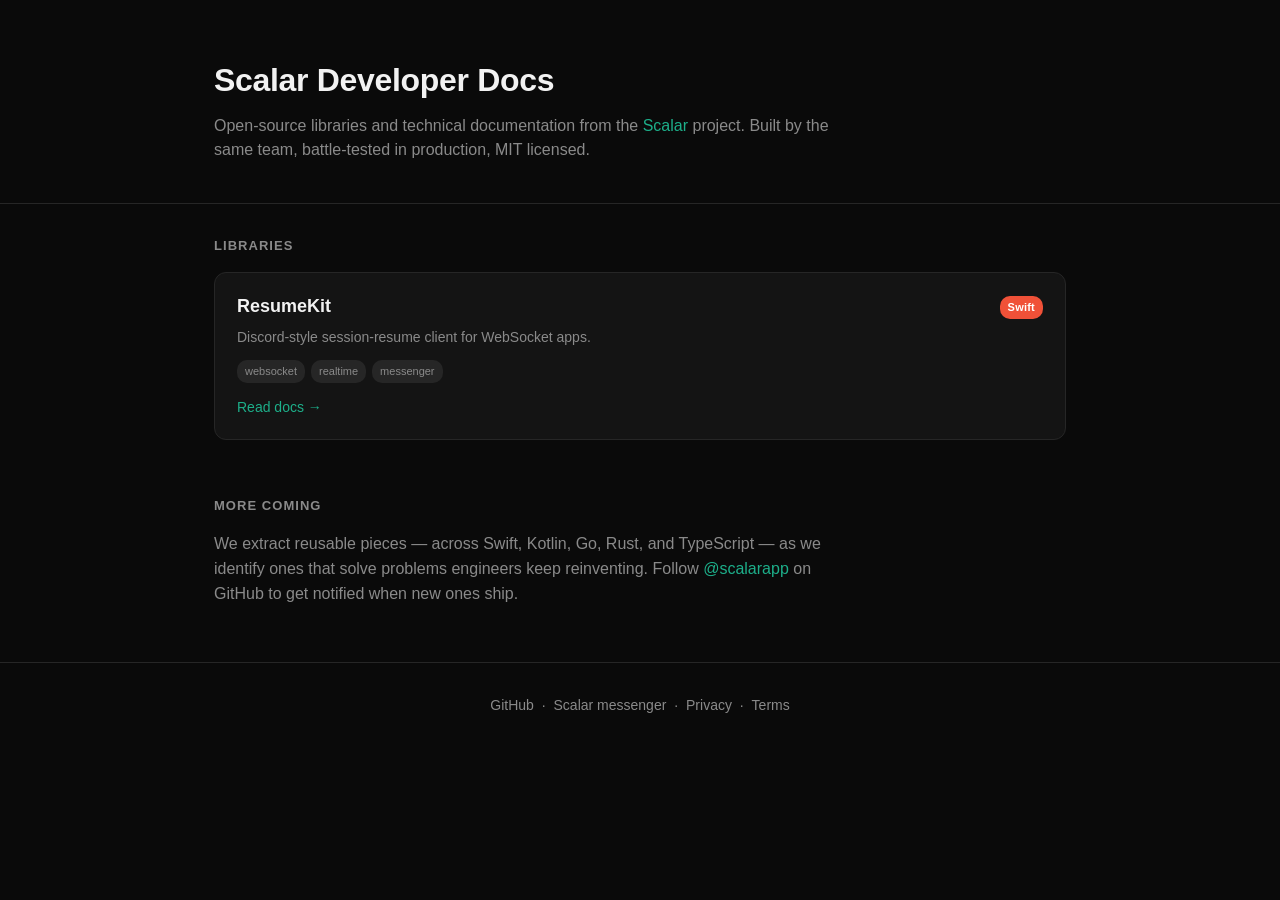
<file: index.html>
<!DOCTYPE html>
<html lang="en">
<head>
<meta charset="utf-8">
<meta name="viewport" content="width=device-width,initial-scale=1">
<title>Scalar — Developer Documentation</title>
<meta name="description" content="Open-source libraries and technical documentation from the Scalar project.">
<link rel="stylesheet" href="/styles.css">
<link rel="icon" href="data:image/svg+xml,%3Csvg xmlns='http://www.w3.org/2000/svg' viewBox='0 0 100 100'%3E%3Ctext y='.9em' font-size='90'%3E📚%3C/text%3E%3C/svg%3E">
</head>
<body>
  <header>
    <div class="wrap">
      <h1>Scalar Developer Docs</h1>
      <p class="sub">
        Open-source libraries and technical documentation from the
        <a href="https://getscalar.org">Scalar</a> project. Built by the
        same team, battle-tested in production, MIT licensed.
      </p>
    </div>
  </header>

  <main class="wrap">
    <section>
      <h2>Libraries</h2>
      <div id="library-list" class="grid">
        <!-- rendered at page load from /libraries.json -->
      </div>
    </section>

    <section class="quiet">
      <h2>More coming</h2>
      <p>
        We extract reusable pieces — across Swift, Kotlin, Go, Rust, and
        TypeScript — as we identify ones that solve problems engineers
        keep reinventing. Follow
        <a href="https://github.com/scalarapp">@scalarapp</a> on GitHub
        to get notified when new ones ship.
      </p>
    </section>
  </main>

  <footer>
    <div class="wrap">
      <a href="https://github.com/scalarapp">GitHub</a>
      ·
      <a href="https://getscalar.org">Scalar messenger</a>
      ·
      <a href="https://getscalar.org/privacy">Privacy</a>
      ·
      <a href="https://getscalar.org/terms">Terms</a>
    </div>
  </footer>

  <script>
    // Registry → DOM. Keeps the build workflow's job limited to
    // "aggregate files"; no template engine required. When the layout
    // grows (guides, changelogs, search) we'll move to server-side
    // rendering in the workflow.
    const langClasses = {
      Swift: "lang-swift",
      Kotlin: "lang-kotlin",
      Go: "lang-go",
      Rust: "lang-rust",
      TypeScript: "lang-typescript",
      JavaScript: "lang-javascript",
      Python: "lang-python"
    };

    fetch('/libraries.json')
      .then(r => r.json())
      .then(data => {
        const root = document.getElementById('library-list');
        for (const lib of data.libraries) {
          const card = document.createElement('a');
          card.className = 'card';
          card.href = `/${lib.slug}/`;
          const langClass = langClasses[lib.language] || 'lang-other';
          card.innerHTML = `
            <div class="card-head">
              <h3>${escapeHtml(lib.name)}</h3>
              <span class="lang ${langClass}">${escapeHtml(lib.language)}</span>
            </div>
            <p>${escapeHtml(lib.tagline)}</p>
            <div class="tags">
              ${(lib.tags || []).map(t => `<span>${escapeHtml(t)}</span>`).join('')}
            </div>
            <div class="link">Read docs →</div>
          `;
          root.appendChild(card);
        }
      })
      .catch(err => {
        document.getElementById('library-list').innerHTML =
          '<p class="error">Failed to load library list.</p>';
        console.error(err);
      });

    function escapeHtml(s) {
      return String(s).replace(/[&<>"']/g, c => ({
        '&': '&amp;', '<': '&lt;', '>': '&gt;', '"': '&quot;', "'": '&#39;'
      }[c]));
    }
  </script>
</body>
</html>
</file>
<file: styles.css>
:root {
    --bg: #0a0a0a;
    --surface: #141414;
    --surface-hover: #1b1b1b;
    --line: #262626;
    --text: #f2f2f2;
    --muted: #8a8a8a;
    --accent: #1DAF8A;
    --accent-dim: #1DAF8A55;
}

* { box-sizing: border-box; }

html, body {
    margin: 0;
    padding: 0;
    background: var(--bg);
    color: var(--text);
    font-family: -apple-system, BlinkMacSystemFont, "Segoe UI", Roboto, "Helvetica Neue", sans-serif;
    font-size: 16px;
    line-height: 1.55;
    -webkit-font-smoothing: antialiased;
    -moz-osx-font-smoothing: grayscale;
}

a { color: var(--accent); text-decoration: none; }
a:hover { text-decoration: underline; }

.wrap {
    max-width: 900px;
    margin: 0 auto;
    padding: 0 24px;
}

header {
    border-bottom: 1px solid var(--line);
    padding: 56px 0 40px;
    margin-bottom: 32px;
}

header h1 {
    font-size: 32px;
    font-weight: 700;
    margin: 0 0 8px;
    letter-spacing: -0.01em;
}

header .sub {
    color: var(--muted);
    font-size: 16px;
    margin: 0;
    max-width: 640px;
}

main section {
    margin-bottom: 56px;
}

main h2 {
    font-size: 13px;
    text-transform: uppercase;
    letter-spacing: 0.08em;
    color: var(--muted);
    font-weight: 600;
    margin: 0 0 16px;
}

.grid {
    display: grid;
    grid-template-columns: repeat(auto-fit, minmax(280px, 1fr));
    gap: 16px;
}

.card {
    display: flex;
    flex-direction: column;
    background: var(--surface);
    border: 1px solid var(--line);
    border-radius: 12px;
    padding: 20px 22px;
    text-decoration: none;
    color: var(--text);
    transition: border-color 120ms ease, background 120ms ease, transform 120ms ease;
}

.card:hover {
    border-color: var(--accent-dim);
    background: var(--surface-hover);
    text-decoration: none;
    transform: translateY(-1px);
}

.card-head {
    display: flex;
    justify-content: space-between;
    align-items: center;
    margin-bottom: 6px;
    gap: 8px;
}

.card h3 {
    font-size: 18px;
    font-weight: 600;
    margin: 0;
    color: var(--text);
}

/* Language chip — official brand-ish colors at low saturation so they
   hint at the language without screaming. Same surface as tag chips. */
.lang {
    font-size: 11px;
    padding: 3px 8px;
    border-radius: 10px;
    font-weight: 600;
    letter-spacing: 0.02em;
    white-space: nowrap;
    background: var(--line);
    color: var(--muted);
}
.lang.lang-swift      { background: #F05138; color: #fff; }
.lang.lang-kotlin     { background: #7F52FF; color: #fff; }
.lang.lang-go         { background: #00ADD8; color: #fff; }
.lang.lang-rust       { background: #CE422B; color: #fff; }
.lang.lang-typescript { background: #3178C6; color: #fff; }
.lang.lang-javascript { background: #F7DF1E; color: #000; }
.lang.lang-python     { background: #3776AB; color: #fff; }

.card p {
    color: var(--muted);
    font-size: 14px;
    margin: 0 0 12px;
    line-height: 1.5;
    flex: 1;
}

.card .tags {
    display: flex;
    flex-wrap: wrap;
    gap: 6px;
    margin-bottom: 14px;
}

.card .tags span {
    font-size: 11px;
    padding: 3px 8px;
    background: var(--line);
    color: var(--muted);
    border-radius: 10px;
    text-transform: lowercase;
}

.card .link {
    font-size: 14px;
    color: var(--accent);
    font-weight: 500;
}

.quiet p {
    color: var(--muted);
    max-width: 640px;
}

.error {
    color: #ff6b6b;
}

footer {
    border-top: 1px solid var(--line);
    padding: 32px 0;
    color: var(--muted);
    font-size: 14px;
    margin-top: 48px;
}

footer .wrap {
    text-align: center;
}

footer a {
    color: var(--muted);
    margin: 0 4px;
}

footer a:hover {
    color: var(--accent);
}
</file>
